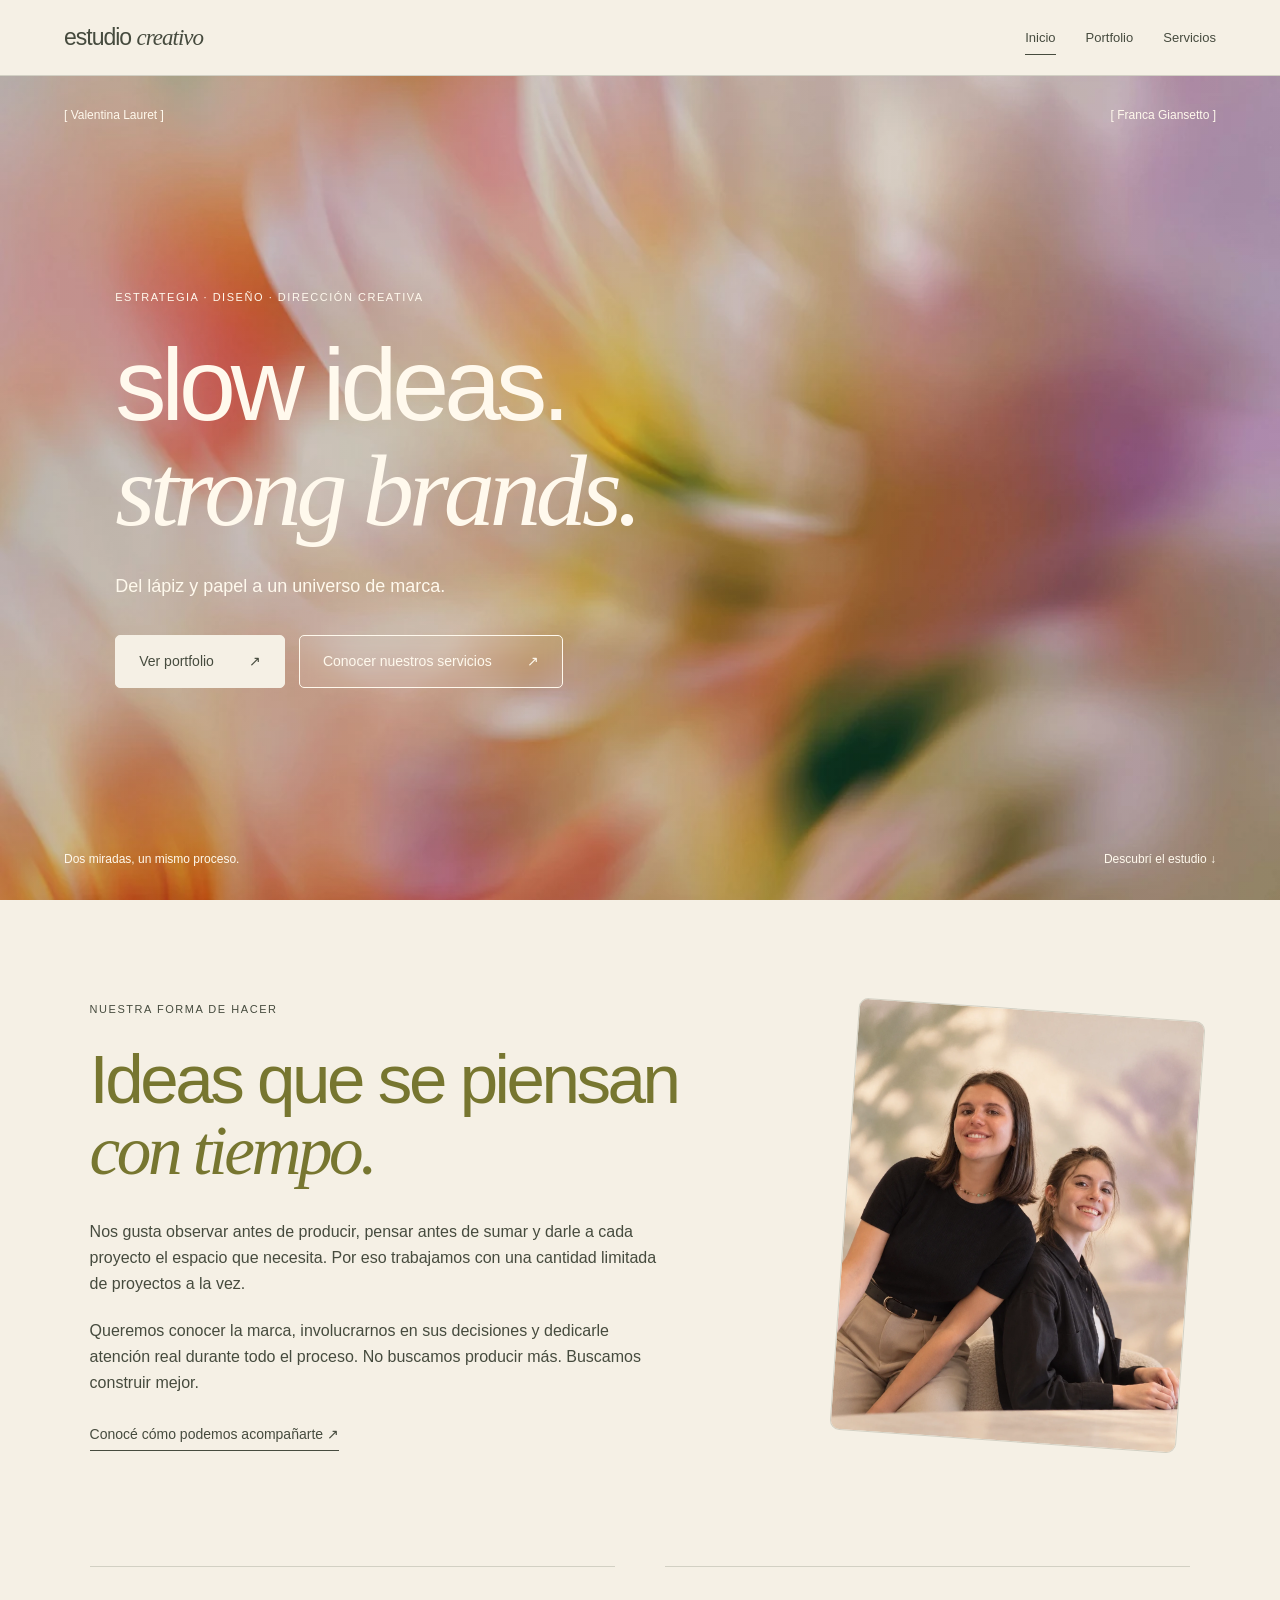
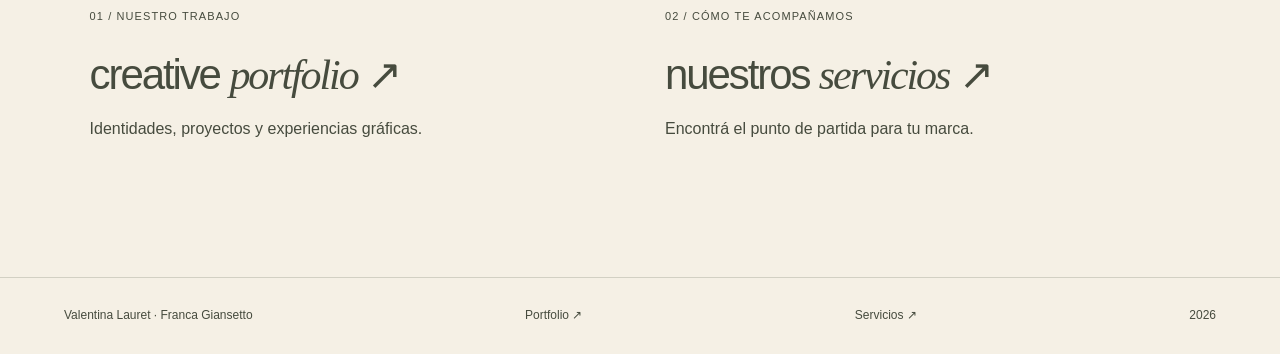
<file: index.html>
<!doctype html><html lang="es"><head><meta charset="utf-8"><meta name="viewport" content="width=device-width,initial-scale=1"><meta name="theme-color" content="#eeeae2"><title>Estudio creativo · Valentina & Franca</title><meta name="description" content="Estudio creativo de Valentina Lauret y Franca Giansetto. Estrategia, identidad de marca, diseño y dirección creativa."><link rel="icon" href="favicon.svg"><link rel="stylesheet" href="studio.css"><script src="studio.js" defer></script><link rel="stylesheet" href="contact.css"><script src="contact.js" defer></script></head><body class="studio"><a class="skip" href="#contenido">Ir al contenido</a><header class="studio-nav"><a class="brand" href="index.html">estudio <em>creativo</em></a><nav class="site-tabs" aria-label="Navegación principal"><a href="index.html" aria-current="page">Inicio</a><a href="portfolio.html">Portfolio</a><a href="servicios.html">Servicios</a></nav></header><main id="contenido"><section class="home-hero"><div class="hero-top"><span>[ Valentina Lauret ]</span><span>[ Franca Giansetto ]</span></div><div class="hero-copy"><p class="eyebrow">ESTRATEGIA · DISEÑO · DIRECCIÓN CREATIVA</p><h1>slow ideas.<br><em>strong brands.</em></h1><p>Del lápiz y papel a un universo de marca.</p><div class="hero-links"><a class="pill light" href="portfolio.html">Ver portfolio <span>↗</span></a><a class="pill glass" href="servicios.html">Conocer nuestros servicios <span>↗</span></a></div></div><div class="hero-bottom"><span>Dos miradas, un mismo proceso.</span><a href="#estudio">Descubrí el estudio ↓</a></div></section><section class="intro wrap" id="estudio"><div><p class="eyebrow">NUESTRA FORMA DE HACER</p><h2>Ideas que se piensan<br><em>con tiempo.</em></h2><p>Nos gusta observar antes de producir, pensar antes de sumar y darle a cada proyecto el espacio que necesita. Por eso trabajamos con una cantidad limitada de proyectos a la vez.</p><p>Queremos conocer la marca, involucrarnos en sus decisiones y dedicarle atención real durante todo el proceso. No buscamos producir más. Buscamos construir mejor.</p><a class="text-link" href="servicios.html">Conocé cómo podemos acompañarte ↗</a></div><img src="assets/servicios-equipo.webp" alt="Valentina y Franca, el equipo del estudio creativo" loading="lazy"></section><section class="paths wrap"><a href="portfolio.html"><span>01 / NUESTRO TRABAJO</span><h2>creative <em>portfolio</em> ↗</h2><p>Identidades, proyectos y experiencias gráficas.</p></a><a href="servicios.html"><span>02 / CÓMO TE ACOMPAÑAMOS</span><h2>nuestros <em>servicios</em> ↗</h2><p>Encontrá el punto de partida para tu marca.</p></a></section></main><footer class="studio-footer"><span>Valentina Lauret · Franca Giansetto</span><a href="portfolio.html">Portfolio ↗</a><a href="servicios.html">Servicios ↗</a><span>2026</span></footer><template id="contact-template"><div class="contact-panel">
  <button class="contact-close" type="button" data-contact-close aria-label="Cerrar contacto" autofocus>×</button>
  <p class="contact-eyebrow">ESTUDIO CREATIVO / CONTACTO</p>
  <h2 id="contact-title"><em>Hablemos.</em></h2>
  <p class="contact-description" id="contact-description">Contanos qué tenés en mente. Elegí cómo querés contactarnos.</p>
  <div class="contact-options">
    <a href="https://wa.me/5493516330916" target="_blank" rel="noopener noreferrer"><span>WhatsApp de Vale</span><span aria-hidden="true">↗</span></a>
    <a href="https://wa.me/5493516880040" target="_blank" rel="noopener noreferrer"><span>WhatsApp de Fran</span><span aria-hidden="true">↗</span></a>
    <a href="mailto:francagiansetto@gmail.com"><span>Escribinos por mail<small>francagiansetto@gmail.com</small></span><span aria-hidden="true">↗</span></a>
  </div>
  <p class="contact-signature">Valentina & Franca</p>
</div>
</template></body></html>
</file>
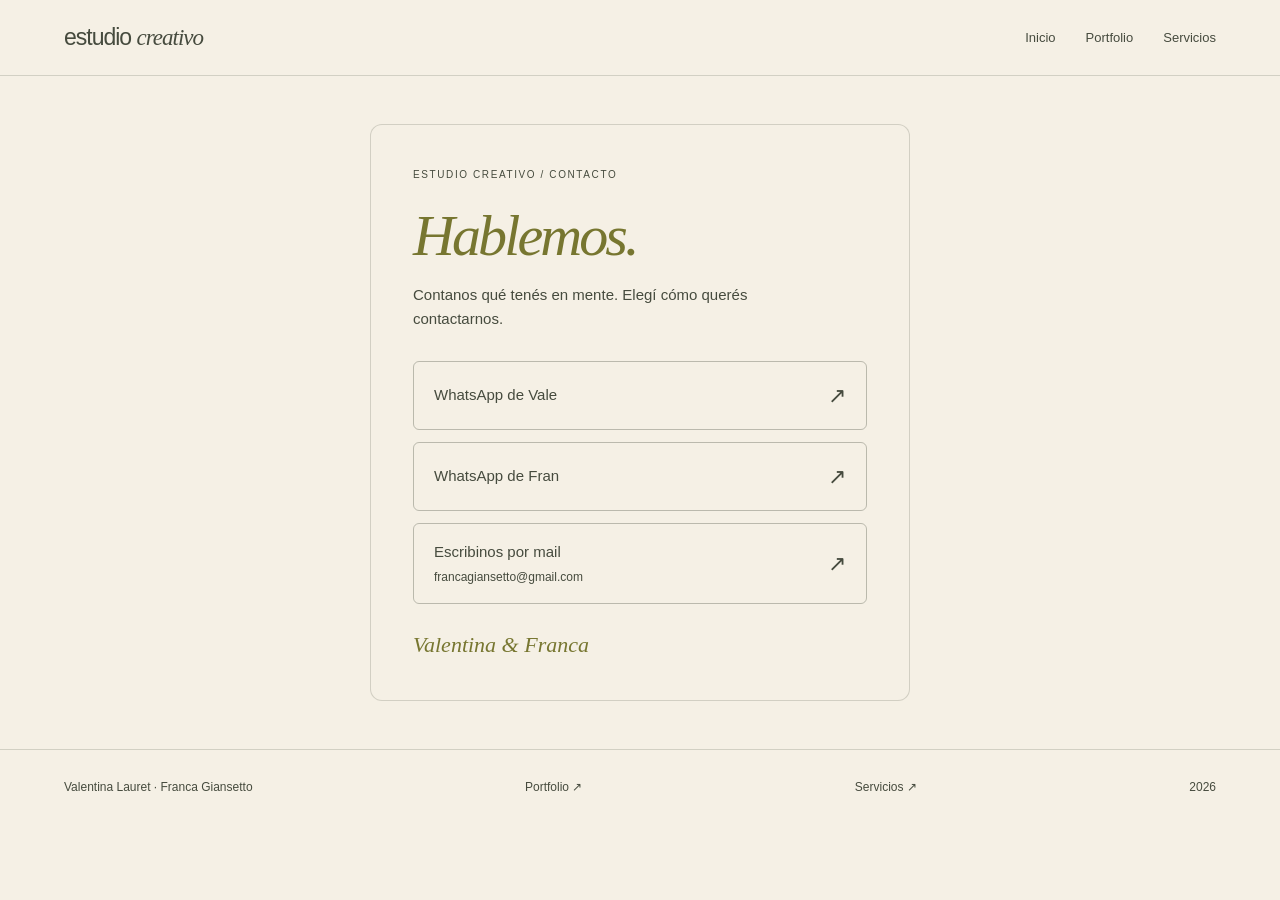
<file: contacto.html>
<!doctype html><html lang="es"><head><meta charset="utf-8"><meta name="viewport" content="width=device-width,initial-scale=1"><meta name="theme-color" content="#eeeae2"><title>Hablemos · Valentina & Franca</title><meta name="description" content="Estudio creativo de Valentina Lauret y Franca Giansetto. Estrategia, identidad de marca, diseño y dirección creativa."><link rel="icon" href="favicon.svg"><link rel="stylesheet" href="studio.css"><script src="studio.js" defer></script><link rel="stylesheet" href="contact.css"><script src="contact.js" defer></script></head><body class="studio"><a class="skip" href="#contenido">Ir al contenido</a><header class="studio-nav"><a class="brand" href="index.html">estudio <em>creativo</em></a><nav class="site-tabs" aria-label="Navegación principal"><a href="index.html">Inicio</a><a href="portfolio.html">Portfolio</a><a href="servicios.html">Servicios</a></nav></header><main id="contenido" class="contact-page"><div class="contact-panel">
  <p class="contact-eyebrow">ESTUDIO CREATIVO / CONTACTO</p>
  <h2 id="contact-title"><em>Hablemos.</em></h2>
  <p class="contact-description" id="contact-description">Contanos qué tenés en mente. Elegí cómo querés contactarnos.</p>
  <div class="contact-options">
    <a href="https://wa.me/5493516330916" target="_blank" rel="noopener noreferrer"><span>WhatsApp de Vale</span><span aria-hidden="true">↗</span></a>
    <a href="https://wa.me/5493516880040" target="_blank" rel="noopener noreferrer"><span>WhatsApp de Fran</span><span aria-hidden="true">↗</span></a>
    <a href="mailto:francagiansetto@gmail.com"><span>Escribinos por mail<small>francagiansetto@gmail.com</small></span><span aria-hidden="true">↗</span></a>
  </div>
  <p class="contact-signature">Valentina & Franca</p>
</div>
</main><footer class="studio-footer"><span>Valentina Lauret · Franca Giansetto</span><a href="portfolio.html">Portfolio ↗</a><a href="servicios.html">Servicios ↗</a><span>2026</span></footer></body></html>
</file>
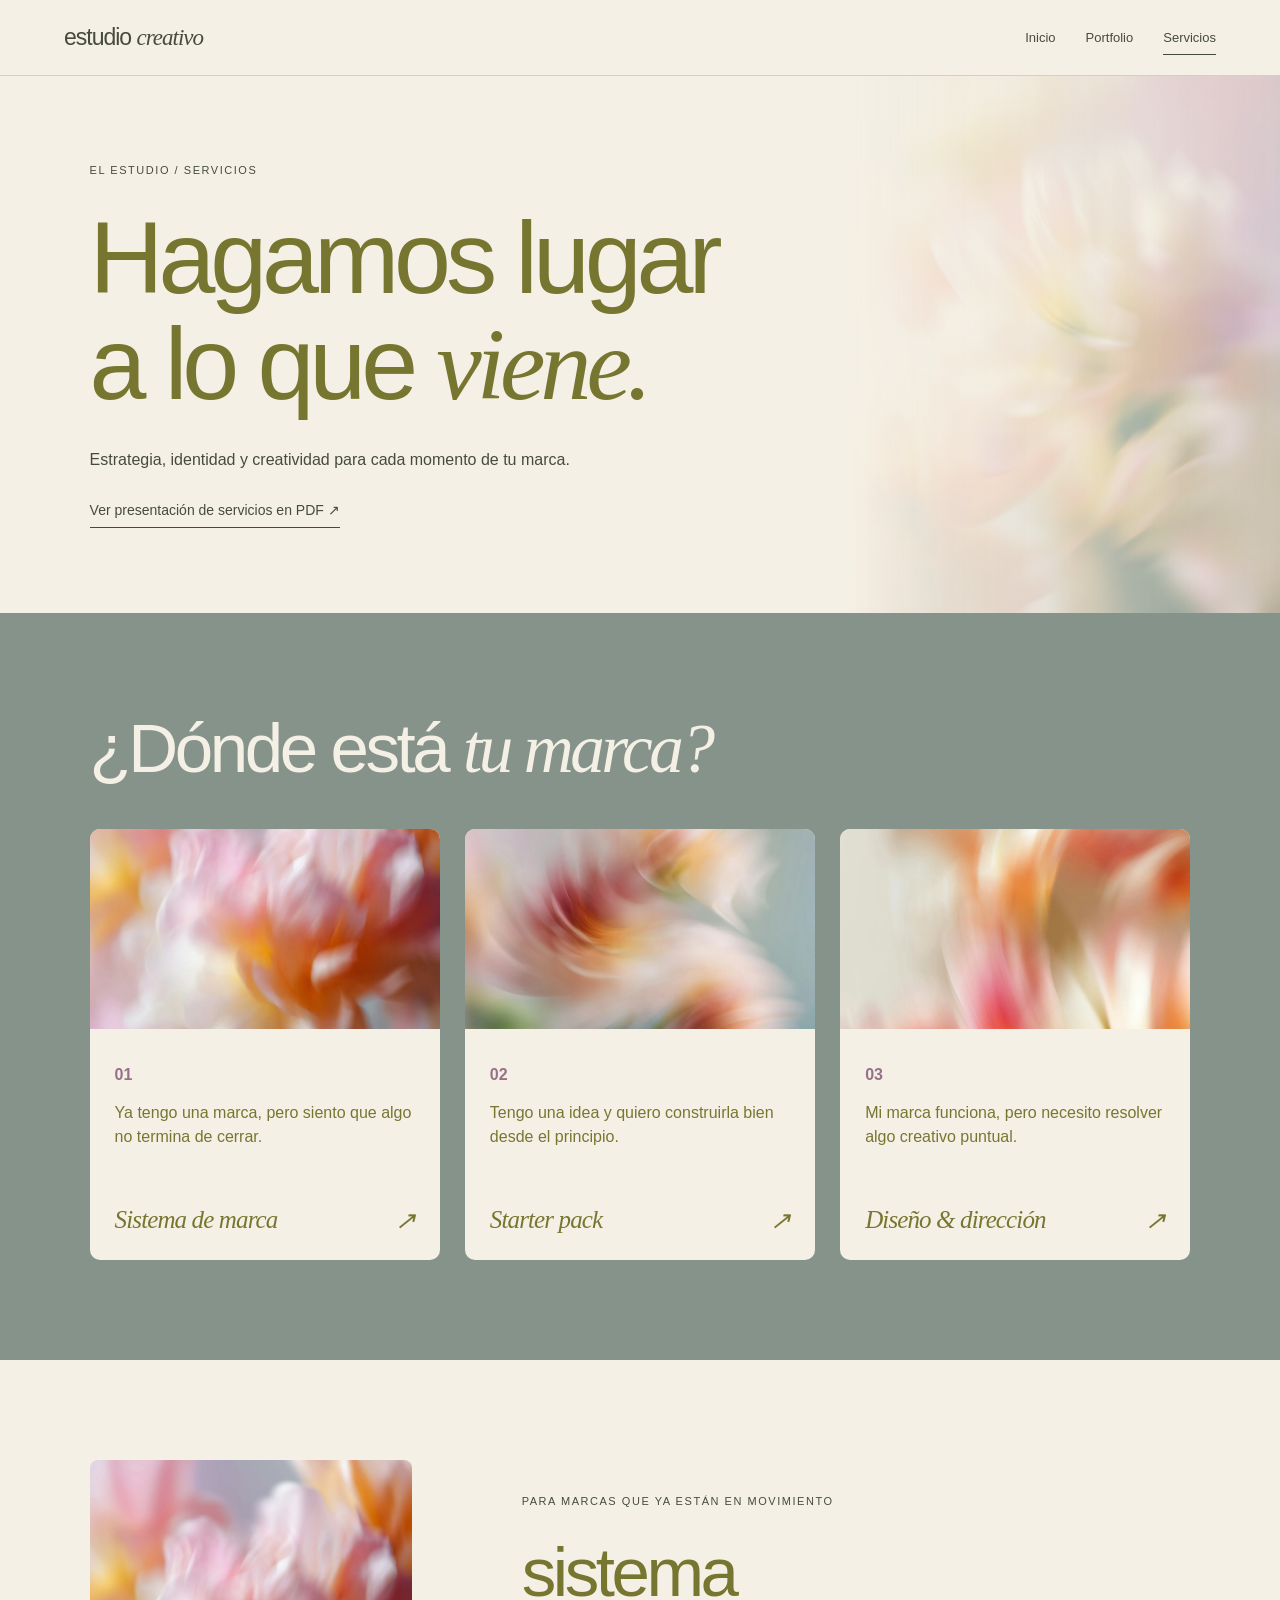
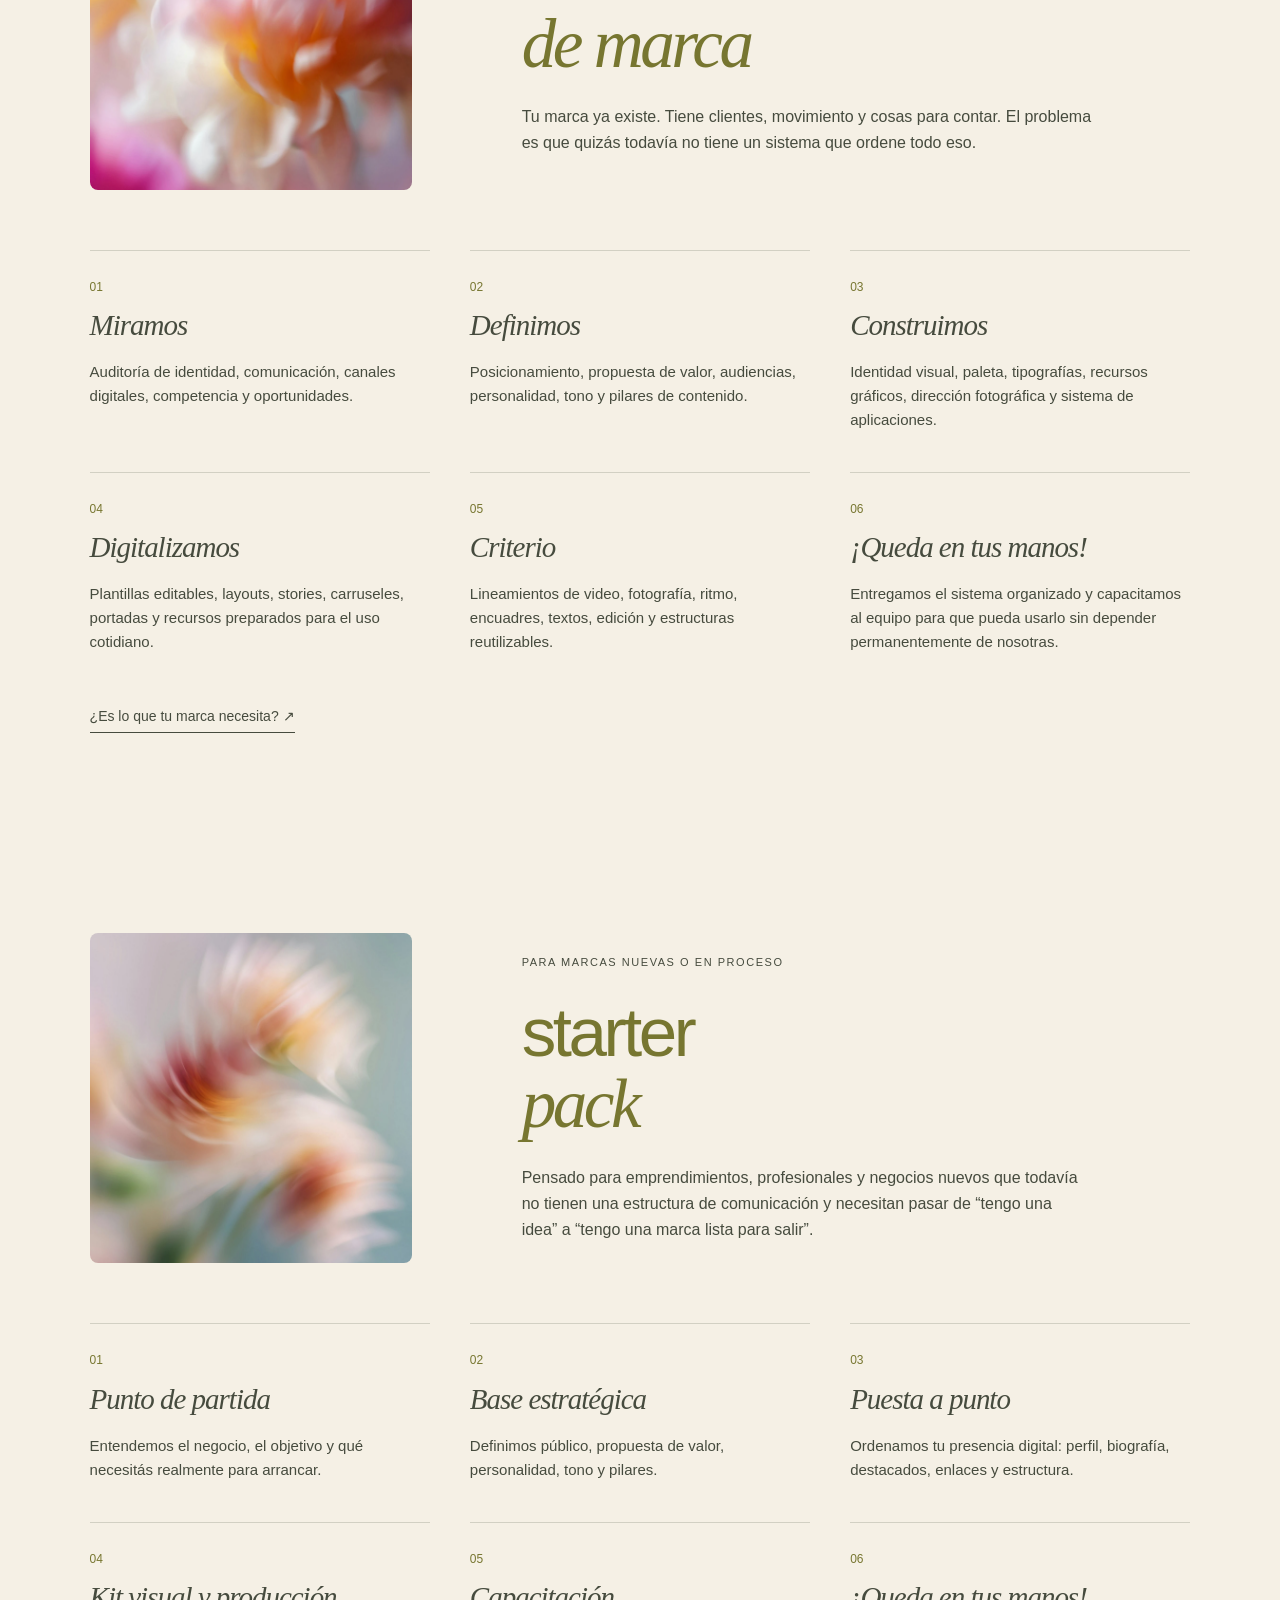
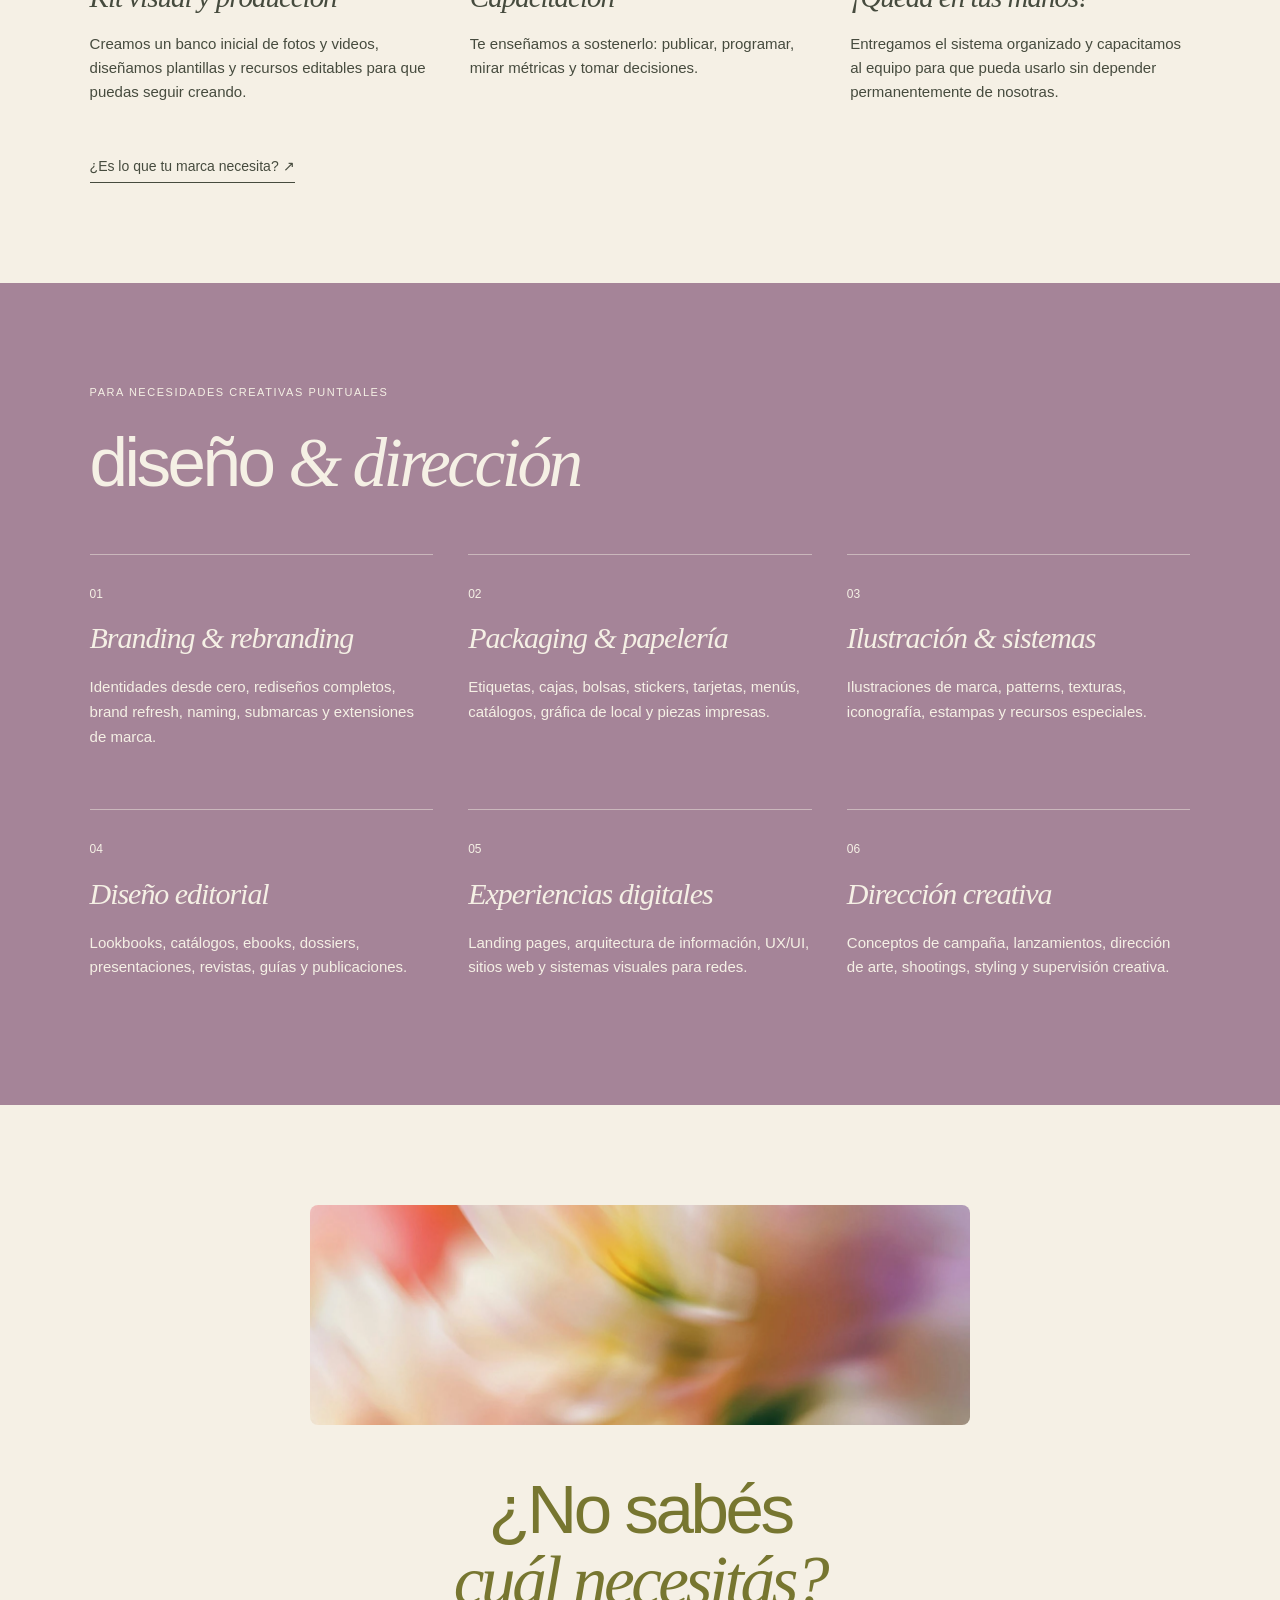
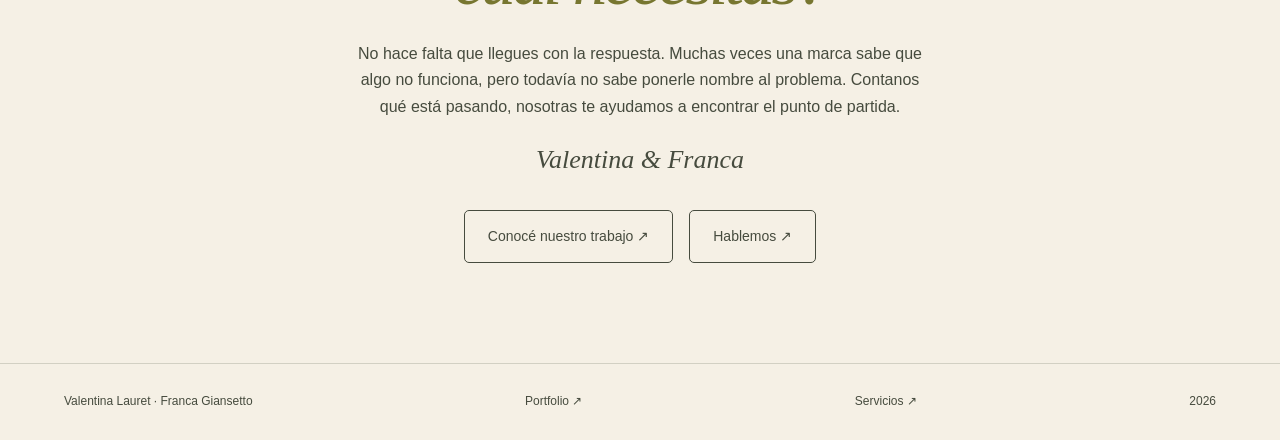
<file: servicios.html>
<!doctype html><html lang="es"><head><meta charset="utf-8"><meta name="viewport" content="width=device-width,initial-scale=1"><meta name="theme-color" content="#eeeae2"><title>Nuestros servicios · Valentina & Franca</title><meta name="description" content="Estudio creativo de Valentina Lauret y Franca Giansetto. Estrategia, identidad de marca, diseño y dirección creativa."><link rel="icon" href="favicon.svg"><link rel="stylesheet" href="studio.css"><script src="studio.js" defer></script><link rel="stylesheet" href="contact.css"><script src="contact.js" defer></script></head><body class="studio"><a class="skip" href="#contenido">Ir al contenido</a><header class="studio-nav"><a class="brand" href="index.html">estudio <em>creativo</em></a><nav class="site-tabs" aria-label="Navegación principal"><a href="index.html">Inicio</a><a href="portfolio.html">Portfolio</a><a href="servicios.html" aria-current="page">Servicios</a></nav></header><main id="contenido"><section class="services-hero wrap"><p class="eyebrow">EL ESTUDIO / SERVICIOS</p><h1>Hagamos lugar<br>a lo que <em>viene.</em></h1><p>Estrategia, identidad y creatividad para cada momento de tu marca.</p><a class="text-link" href="nuestros-servicios.pdf" target="_blank" rel="noopener">Ver presentación de servicios en PDF ↗</a></section><section class="choose"><div class="wrap"><h2>¿Dónde está <em>tu marca?</em></h2><div class="choice-grid"><a class="choice" href="#sistema"><img src="assets/servicios-sistema.webp" alt="" loading="lazy"><div><span>01</span><p>Ya tengo una marca, pero siento que algo no termina de cerrar.</p><h3>Sistema de marca <span>↗</span></h3></div></a><a class="choice" href="#starter"><img src="assets/servicios-starter.webp" alt="" loading="lazy"><div><span>02</span><p>Tengo una idea y quiero construirla bien desde el principio.</p><h3>Starter pack <span>↗</span></h3></div></a><a class="choice" href="#direccion"><img src="assets/servicios-direccion.webp" alt="" loading="lazy"><div><span>03</span><p>Mi marca funciona, pero necesito resolver algo creativo puntual.</p><h3>Diseño & dirección <span>↗</span></h3></div></a></div></div></section><section class="service-detail wrap" id="sistema"><div class="service-heading"><img src="assets/servicios-sistema.webp" alt="" loading="lazy"><div><p class="eyebrow">PARA MARCAS QUE YA ESTÁN EN MOVIMIENTO</p><h2>sistema <em>de marca</em></h2><p>Tu marca ya existe. Tiene clientes, movimiento y cosas para contar. El problema es que quizás todavía no tiene un sistema que ordene todo eso.</p></div></div><ol class="steps"><li><span>01</span><h3>Miramos</h3><p>Auditoría de identidad, comunicación, canales digitales, competencia y oportunidades.</p></li><li><span>02</span><h3>Definimos</h3><p>Posicionamiento, propuesta de valor, audiencias, personalidad, tono y pilares de contenido.</p></li><li><span>03</span><h3>Construimos</h3><p>Identidad visual, paleta, tipografías, recursos gráficos, dirección fotográfica y sistema de aplicaciones.</p></li><li><span>04</span><h3>Digitalizamos</h3><p>Plantillas editables, layouts, stories, carruseles, portadas y recursos preparados para el uso cotidiano.</p></li><li><span>05</span><h3>Criterio</h3><p>Lineamientos de video, fotografía, ritmo, encuadres, textos, edición y estructuras reutilizables.</p></li><li><span>06</span><h3>¡Queda en tus manos!</h3><p>Entregamos el sistema organizado y capacitamos al equipo para que pueda usarlo sin depender permanentemente de nosotras.</p></li></ol><a class="text-link" href="contacto.html">¿Es lo que tu marca necesita? ↗</a></section><section class="service-detail wrap" id="starter"><div class="service-heading"><img src="assets/servicios-starter.webp" alt="" loading="lazy"><div><p class="eyebrow">PARA MARCAS NUEVAS O EN PROCESO</p><h2>starter <em>pack</em></h2><p>Pensado para emprendimientos, profesionales y negocios nuevos que todavía no tienen una estructura de comunicación y necesitan pasar de “tengo una idea” a “tengo una marca lista para salir”.</p></div></div><ol class="steps"><li><span>01</span><h3>Punto de partida</h3><p>Entendemos el negocio, el objetivo y qué necesitás realmente para arrancar.</p></li><li><span>02</span><h3>Base estratégica</h3><p>Definimos público, propuesta de valor, personalidad, tono y pilares.</p></li><li><span>03</span><h3>Puesta a punto</h3><p>Ordenamos tu presencia digital: perfil, biografía, destacados, enlaces y estructura.</p></li><li><span>04</span><h3>Kit visual y producción</h3><p>Creamos un banco inicial de fotos y videos, diseñamos plantillas y recursos editables para que puedas seguir creando.</p></li><li><span>05</span><h3>Capacitación</h3><p>Te enseñamos a sostenerlo: publicar, programar, mirar métricas y tomar decisiones.</p></li><li><span>06</span><h3>¡Queda en tus manos!</h3><p>Entregamos el sistema organizado y capacitamos al equipo para que pueda usarlo sin depender permanentemente de nosotras.</p></li></ol><a class="text-link" href="contacto.html">¿Es lo que tu marca necesita? ↗</a></section><section class="direction" id="direccion"><div class="wrap"><p class="eyebrow">PARA NECESIDADES CREATIVAS PUNTUALES</p><h2>diseño <em>& dirección</em></h2><div class="offering-grid"><article><span>01</span><h3>Branding & rebranding</h3><p>Identidades desde cero, rediseños completos, brand refresh, naming, submarcas y extensiones de marca.</p></article><article><span>02</span><h3>Packaging & papelería</h3><p>Etiquetas, cajas, bolsas, stickers, tarjetas, menús, catálogos, gráfica de local y piezas impresas.</p></article><article><span>03</span><h3>Ilustración & sistemas</h3><p>Ilustraciones de marca, patterns, texturas, iconografía, estampas y recursos especiales.</p></article><article><span>04</span><h3>Diseño editorial</h3><p>Lookbooks, catálogos, ebooks, dossiers, presentaciones, revistas, guías y publicaciones.</p></article><article><span>05</span><h3>Experiencias digitales</h3><p>Landing pages, arquitectura de información, UX/UI, sitios web y sistemas visuales para redes.</p></article><article><span>06</span><h3>Dirección creativa</h3><p>Conceptos de campaña, lanzamientos, dirección de arte, shootings, styling y supervisión creativa.</p></article></div></div></section><section class="closing wrap" id="elegir"><img src="assets/servicios-floral.webp" alt="" loading="lazy"><h2>¿No sabés<br><em>cuál necesitás?</em></h2><p>No hace falta que llegues con la respuesta. Muchas veces una marca sabe que algo no funciona, pero todavía no sabe ponerle nombre al problema. Contanos qué está pasando, nosotras te ayudamos a encontrar el punto de partida.</p><p class="signature">Valentina & Franca</p><div class="closing-actions"><a class="pill" href="portfolio.html">Conocé nuestro trabajo ↗</a><a class="pill" href="contacto.html">Hablemos ↗</a></div></section></main><footer class="studio-footer"><span>Valentina Lauret · Franca Giansetto</span><a href="portfolio.html">Portfolio ↗</a><a href="servicios.html">Servicios ↗</a><span>2026</span></footer><template id="contact-template"><div class="contact-panel">
  <button class="contact-close" type="button" data-contact-close aria-label="Cerrar contacto" autofocus>×</button>
  <p class="contact-eyebrow">ESTUDIO CREATIVO / CONTACTO</p>
  <h2 id="contact-title"><em>Hablemos.</em></h2>
  <p class="contact-description" id="contact-description">Contanos qué tenés en mente. Elegí cómo querés contactarnos.</p>
  <div class="contact-options">
    <a href="https://wa.me/5493516330916" target="_blank" rel="noopener noreferrer"><span>WhatsApp de Vale</span><span aria-hidden="true">↗</span></a>
    <a href="https://wa.me/5493516880040" target="_blank" rel="noopener noreferrer"><span>WhatsApp de Fran</span><span aria-hidden="true">↗</span></a>
    <a href="mailto:francagiansetto@gmail.com"><span>Escribinos por mail<small>francagiansetto@gmail.com</small></span><span aria-hidden="true">↗</span></a>
  </div>
  <p class="contact-signature">Valentina & Franca</p>
</div>
</template></body></html>
</file>
<file: studio.css>
.studio{--paper:#f5f0e5;--ink:#464b3e;--olive:#777630;--sage:#86938b;--rose:#a58498;--line:#46503e33}.studio{margin:0;background:var(--paper);color:var(--ink);font-family:Arial,Helvetica,sans-serif;font-size:16px;line-height:1.65}.studio *{box-sizing:border-box}.studio a{color:inherit;text-decoration:none}.studio h1,.studio h2,.studio h3,.studio p{margin:0}.studio h1,.studio h2,.studio h3{font-weight:400;line-height:1.03;letter-spacing:-.05em}.studio em{font-family:Georgia,serif;font-weight:400}.studio h1{font-size:clamp(58px,8vw,120px)}.studio h2{font-size:clamp(40px,5.4vw,78px)}.studio h3{font-size:28px;letter-spacing:-.035em}.studio p{max-width:570px}.studio p+p{margin-top:20px}.studio a:focus-visible{outline:2px solid currentColor;outline-offset:6px}.studio-nav{height:76px;display:flex;align-items:center;justify-content:space-between;padding:0 5vw;background:#f5f0e5f5;position:sticky;top:0;z-index:40;border-bottom:1px solid var(--line);backdrop-filter:blur(16px)}.brand{font-size:23px;letter-spacing:-1px}.site-tabs{display:flex;align-items:center;gap:30px;font:13px Arial,sans-serif}.site-tabs a{text-decoration:none;color:inherit;padding:9px 0;border-bottom:1px solid transparent}.site-tabs a[aria-current=page]{border-color:currentColor}.site-tabs a:hover{opacity:.65}.wrap{max-width:1380px;margin:auto;padding:100px 7vw}.studio .eyebrow{font-size:11px;letter-spacing:.14em;margin-bottom:26px!important}.home-hero{min-height:calc(100svh - 76px);background:linear-gradient(90deg,#3d292340,#53312e18),url('assets/servicios-floral.webp') center 46%/cover;color:#fff9ed;display:flex;flex-direction:column;justify-content:space-between;padding:30px 5vw}.hero-top,.hero-bottom{display:flex;justify-content:space-between;gap:20px;font-size:12px}.hero-copy{padding:65px 4vw}.hero-copy h1{margin-bottom:28px}.hero-copy>p{font-size:18px}.hero-links{display:flex;gap:14px;flex-wrap:wrap;margin-top:34px}.pill{display:inline-flex;gap:35px;align-items:center;justify-content:space-between;padding:14px 23px;border:1px solid currentColor;border-radius:5px;font-size:14px;transition:transform .25s,background .25s}.pill:hover{transform:translateY(-3px)}.pill.light{background:var(--paper);border-color:var(--paper);color:var(--ink)}.pill.glass{background:#ffffff16;backdrop-filter:blur(8px)}.intro{display:grid;grid-template-columns:1.3fr .7fr;gap:10%;align-items:center}.intro h2{margin-bottom:32px;color:var(--olive)}.intro img{width:100%;max-height:490px;object-fit:cover;border:1px solid var(--line);border-radius:10px;transform:rotate(4deg)}.text-link{display:inline-block;border-bottom:1px solid currentColor;padding-bottom:4px;margin-top:26px;font-size:14px}.paths{display:grid;grid-template-columns:1fr 1fr;gap:50px;padding-top:15px}.paths>a{padding:35px 0;border-top:1px solid var(--line)}.paths span{font-size:11px;letter-spacing:.1em}.paths h2{font-size:42px;margin:25px 0 18px}.studio-footer{display:flex;gap:25px;justify-content:space-between;padding:28px 5vw;border-top:1px solid var(--line);font-size:12px;flex-wrap:wrap}.services-hero{position:relative;overflow:hidden;padding-top:85px;padding-bottom:85px}.services-hero:after{content:'';position:absolute;inset:0 0 0 66%;background:url('assets/servicios-floral.webp') center/cover;mask-image:linear-gradient(90deg,transparent,#000);opacity:.45;z-index:-1}.services-hero h1{color:var(--olive);margin-bottom:30px}.choose{background:var(--sage);color:var(--paper)}.choose h2{margin-bottom:45px}.choice-grid{display:grid;grid-template-columns:repeat(3,1fr);gap:25px}.choice{border-radius:10px;overflow:hidden;background:var(--paper);color:var(--olive)!important;transition:transform .25s}.choice:hover{transform:translateY(-7px)}.choice img{width:100%;height:200px;object-fit:cover}.choice>div{padding:25px}.choice>div>span{font-size:16px;color:#977089;font-weight:bold}.choice p{margin:12px 0 25px;min-height:80px;line-height:1.5}.choice h3{font:italic 25px Georgia,serif;display:flex;justify-content:space-between;gap:10px}.service-detail{scroll-margin-top:75px}.service-heading{display:grid;grid-template-columns:.65fr 1.35fr;gap:10%;align-items:center}.service-heading img{height:330px;width:100%;object-fit:cover;border-radius:8px}.service-heading h2{color:var(--olive);margin-bottom:25px}.service-heading h2 em{display:block}.steps{list-style:none;margin:60px 0 25px;padding:0;display:grid;grid-template-columns:repeat(3,1fr);gap:40px}.steps li{border-top:1px solid var(--line);padding-top:22px}.steps li>span{font-size:12px;color:var(--olive)}.steps h3{font:italic 29px Georgia,serif;margin:10px 0 18px}.steps p{font-size:15px;line-height:1.6}.direction{background:var(--rose);color:var(--paper);scroll-margin-top:75px}.direction h2{margin-bottom:55px}.offering-grid{display:grid;grid-template-columns:repeat(3,1fr);gap:35px}.offering-grid article{padding:25px 0;border-top:1px solid #f5f0e577}.offering-grid span{font-size:12px}.offering-grid h3{font:italic 30px Georgia,serif;margin:15px 0 20px}.offering-grid p{font-size:15px}.closing{text-align:center;scroll-margin-top:75px}.closing img{width:min(660px,100%);height:220px;object-fit:cover;border-radius:8px;margin-bottom:40px}.closing h2{color:var(--olive);margin-bottom:25px}.closing p{margin-left:auto;margin-right:auto}.closing .signature{font:italic 26px Georgia,serif;margin:25px auto}.closing .pill{margin-top:10px}.skip{position:fixed;left:15px;top:-80px;background:var(--paper);z-index:100;padding:12px}.skip:focus{top:10px}.studio section{animation:appear .7s both}@keyframes appear{from{opacity:0;transform:translateY(12px)}to{opacity:1;transform:none}}@media(max-width:700px){.studio-nav{height:66px;padding:0 18px}.brand{font-size:19px}.site-tabs{gap:16px;font-size:12px}.wrap{padding:65px 22px}.hero-copy{padding:75px 0}.hero-top,.hero-bottom{font-size:10px}.home-hero{padding:25px 22px;min-height:calc(100svh - 66px)}.hero-links{flex-direction:column;align-items:flex-start}.intro,.paths,.service-heading{grid-template-columns:1fr;gap:36px}.intro img{max-width:340px;justify-self:center}.paths{gap:15px}.choice-grid,.steps,.offering-grid{grid-template-columns:1fr}.choice-grid{gap:25px}.choice img{height:170px}.choice p{min-height:0}.service-heading img{height:220px}.steps{gap:25px;margin-top:40px}.offering-grid{gap:15px}.studio-footer{gap:15px}.studio-footer>span:first-child{flex-basis:100%}.topbar .wordmark{font-size:16px}.topbar .site-tabs{gap:13px}.topbar .top-actions{gap:0}.topbar .index-button span{display:none}}@media(prefers-reduced-motion:reduce){.studio section{animation:none}.studio a{transition:none!important}}@media print{.studio-nav,.studio-footer{display:none}.studio section{animation:none}.wrap{padding:30px}.steps,.offering-grid{grid-template-columns:repeat(2,1fr)}}

.closing-actions{display:flex;flex-wrap:wrap;justify-content:center;gap:16px}
</file>
<file: contact.css>
body.contact-open{overflow:hidden}
#contact-dialog,.contact-page{box-sizing:border-box;width:min(540px,calc(100% - 32px));padding:0;border:1px solid #464b3e33;border-radius:12px;background:#f5f0e5;color:#464b3e;font-family:Arial,Helvetica,sans-serif;line-height:1.5;text-align:left;overflow:auto}
#contact-dialog{max-height:calc(100svh - 32px);box-shadow:0 24px 100px #18251e33}
#contact-dialog::backdrop{background:#262e277a;backdrop-filter:blur(7px)}
.contact-page{margin:48px auto}
.contact-panel{position:relative;padding:42px}
.contact-panel *{box-sizing:border-box}
.contact-panel .contact-eyebrow{font-size:10px;letter-spacing:.16em;margin:0 40px 24px 0}
.contact-panel h2{font-size:clamp(42px,7vw,58px);font-weight:400;line-height:1;letter-spacing:-.05em;color:#777630;margin:0 0 18px}
.contact-panel h2 em{font-family:Georgia,serif;font-weight:400}
.contact-panel .contact-description{font-size:15px;line-height:1.6;margin:0 0 30px;max-width:360px}
.contact-panel .contact-close{position:absolute;top:16px;right:16px;display:grid;place-items:center;width:40px;height:40px;padding:0;border:1px solid #464b3e33;border-radius:50%;background:transparent;color:#464b3e;font:26px Arial,sans-serif;cursor:pointer}
.contact-options{display:grid;gap:12px}
.contact-options a{display:flex;justify-content:space-between;align-items:center;gap:16px;padding:17px 20px;border:1px solid #464b3e55;border-radius:6px;color:#464b3e;text-decoration:none;font-size:15px;transition:background .2s}
.contact-options a:hover{background:#86938b22}
.contact-options a small{display:block;font-size:12px;margin-top:4px;overflow-wrap:anywhere}
.contact-options a>span:last-child{font-size:22px}
.contact-panel .contact-signature{font:italic 22px Georgia,serif;margin:28px 0 0;color:#777630}
.contact-panel :is(a,button):focus-visible{outline:2px solid #777630;outline-offset:4px}
@media(max-width:500px){.contact-panel{padding:34px 24px}.contact-panel .contact-eyebrow{margin-bottom:28px}.contact-options a{padding:15px}.contact-panel .contact-description{margin-bottom:24px}}
@media(prefers-reduced-motion:reduce){#contact-dialog{animation:none}.contact-options a{transition:none}}
@media print{#contact-dialog{display:none!important}}
</file>
